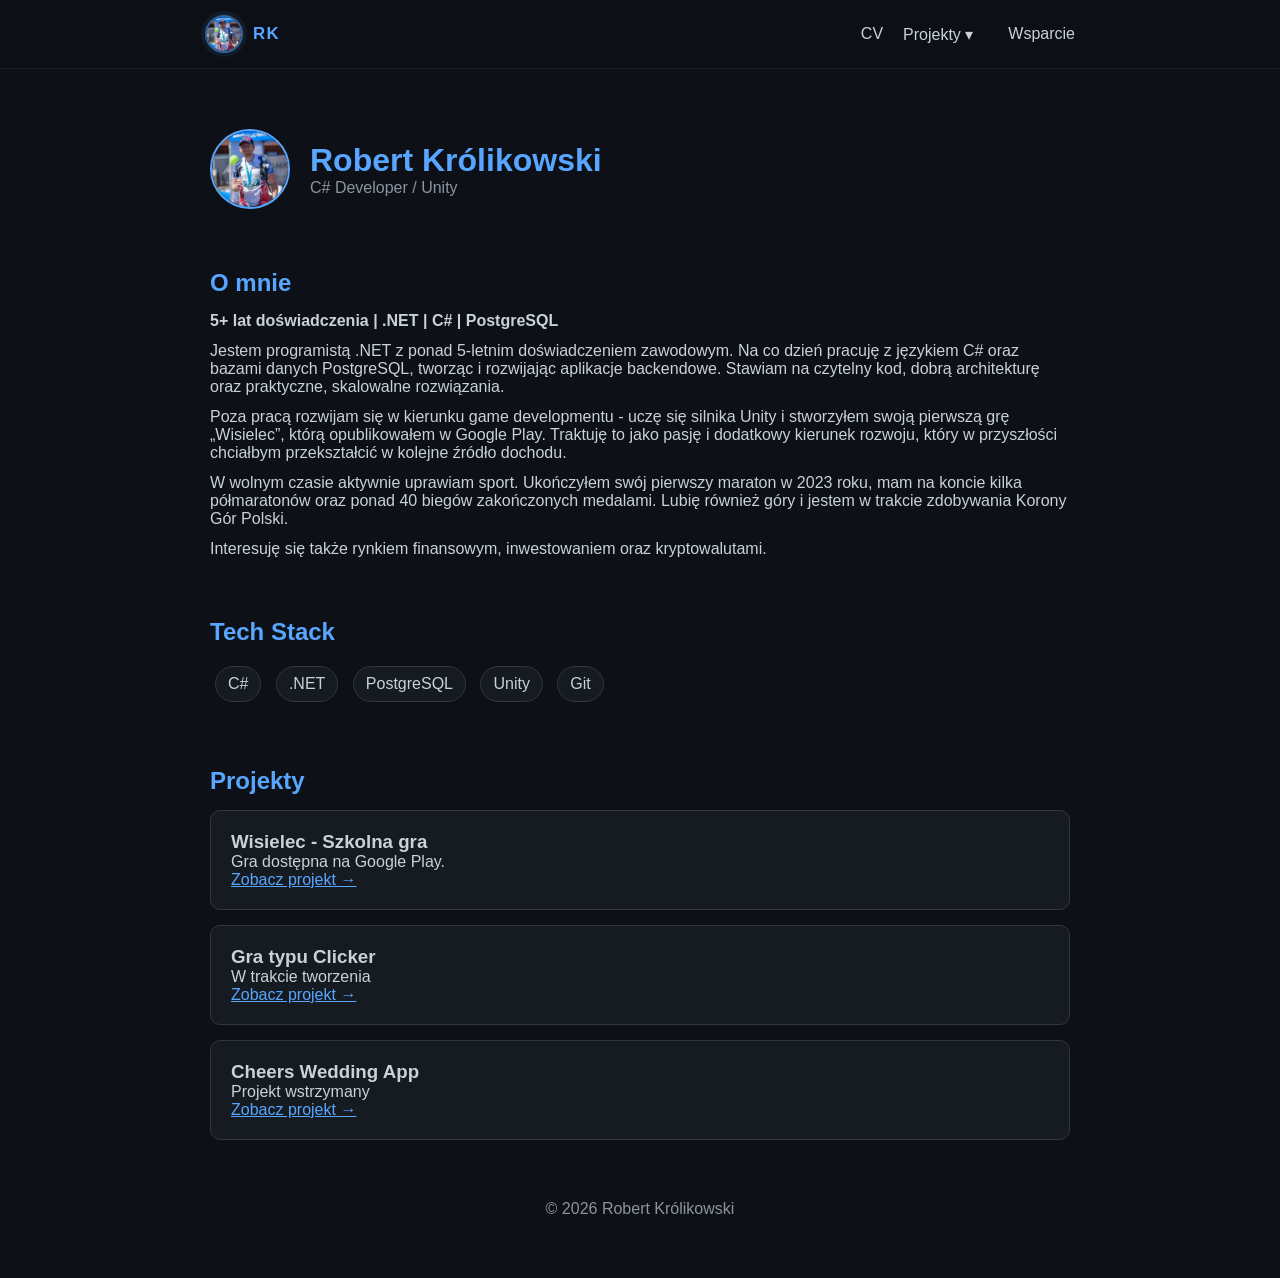
<file: index.html>
<!DOCTYPE html>
<html lang="pl">
<head>
    <meta charset="UTF-8">
    <meta name="viewport" content="width=device-width, initial-scale=1.0">
    <meta name="description" content="Portfolio programisty C# i twórcy gier. Projekty Unity, aplikacje i więcej.">
    <meta name="author" content="Robert Królikowski">
    <meta name="keywords" content="C#, Unity, Game Developer, Portfolio, Programista">
    <meta property="og:title" content="Robert Królikowski - C# Developer">
    <meta property="og:description" content="Twórca gier Unity i aplikacji w C#. Zobacz moje projekty.">
    <meta property="og:image" content="https://robertkrolikowski.github.io/portfolio/assets/preview.png">
    <meta property="og:type" content="website">
    <meta property="og:url" content="https://robertkrolikowski.github.io/portfolio/">

    <title>Robert Królikowski - Portfolio</title>

    <link rel="stylesheet" href="style.css">
    <link rel="icon" type="image/png" href="assets/favicon.png">
    <link rel="apple-touch-icon" sizes="180x180" href="assets/apple-touch-icon.png">
    <link rel="icon" type="image/png" sizes="32x32" href="assets/favicon-32x32.png">
    <link rel="icon" type="image/png" sizes="16x16" href="assets/favicon-16x16.png">
    <link rel="manifest" href="assets/site.webmanifest">
</head>
<body>

<nav class="navbar">
    <div class="nav-container">
        <a class="logo-link" href="index.html" aria-label="Strona główna">
            <img src="assets/avatar.jpg" class="logo-avatar" alt="" aria-hidden="true">
            <span class="logo-text">RK</span>
        </a>

        <div class="nav-links">
            <a href="cv.html">CV</a>

            <div class="dropdown">
                <button class="dropbtn" type="button" aria-haspopup="true" aria-expanded="false">Projekty ▾</button>

                <div class="dropdown-content">
                    <a href="wisielec.html">Wisielec</a>
                    <a href="clicker.html">Clicker</a>
                    <a href="wedding-app.html">Cheers</a>
                </div>
            </div>

            <a href="wsparcie.html">Wsparcie</a>
        </div>
    </div>
</nav>

<header class="container hero">
    <img src="assets/avatar.jpg" class="avatar" alt="Robert Królikowski">
    <div>
        <h1>Robert Królikowski</h1>
        <p class="subtitle">C# Developer / Unity</p>
    </div>
</header>

<section class="container">
    <h2>O mnie</h2>
    <p><strong>5+ lat doświadczenia | .NET | C# | PostgreSQL</strong></p>
    <p class="mt-12">
        Jestem programistą .NET z ponad 5-letnim doświadczeniem zawodowym. Na co dzień pracuję 
        z językiem C# oraz bazami danych PostgreSQL, tworząc i rozwijając aplikacje backendowe. 
        Stawiam na czytelny kod, dobrą architekturę oraz praktyczne, skalowalne rozwiązania.
    </p>
    <p class="mt-12">
        Poza pracą rozwijam się w kierunku game developmentu - uczę się silnika Unity i stworzyłem 
        swoją pierwszą grę „Wisielec”, którą opublikowałem w Google Play. Traktuję to jako pasję 
        i dodatkowy kierunek rozwoju, który w przyszłości chciałbym przekształcić w kolejne źródło dochodu.
    </p>
    <p class="mt-12">
        W wolnym czasie aktywnie uprawiam sport. Ukończyłem swój pierwszy maraton w 2023 roku, 
        mam na koncie kilka półmaratonów oraz ponad 40 biegów zakończonych medalami. 
        Lubię również góry i jestem w trakcie zdobywania Korony Gór Polski.
    </p>
    <p class="mt-12">
        Interesuję się także rynkiem finansowym, inwestowaniem oraz kryptowalutami.
    </p>
</section>

<section class="container fade-in">
    <h2>Tech Stack</h2>
    <div class="tags">
        <span>C#</span>
        <span>.NET</span>
        <span>PostgreSQL</span>
        <span>Unity</span>
        <span>Git</span>
    </div>
</section>

<section class="container fade-in">
    <h2>Projekty</h2>

    <div class="card">
        <h3>Wisielec - Szkolna gra</h3>
        <p>Gra dostępna na Google Play.</p>
        <a href="wisielec.html">Zobacz projekt →</a>
    </div>
    <div class="card">
        <h3>Gra typu Clicker</h3>
        <p>W trakcie tworzenia</p>
        <a href="clicker.html">Zobacz projekt →</a>
    </div>
    <div class="card">
        <h3>Cheers Wedding App</h3>
        <p>Projekt wstrzymany</p>
        <a href="wedding-app.html">Zobacz projekt →</a>
    </div>
</section>

<footer class="container footer">
    <p>© <span id="year"></span> Robert Królikowski</p>
</footer>

<script src="script.js"></script>
</body>
</html>
</file>
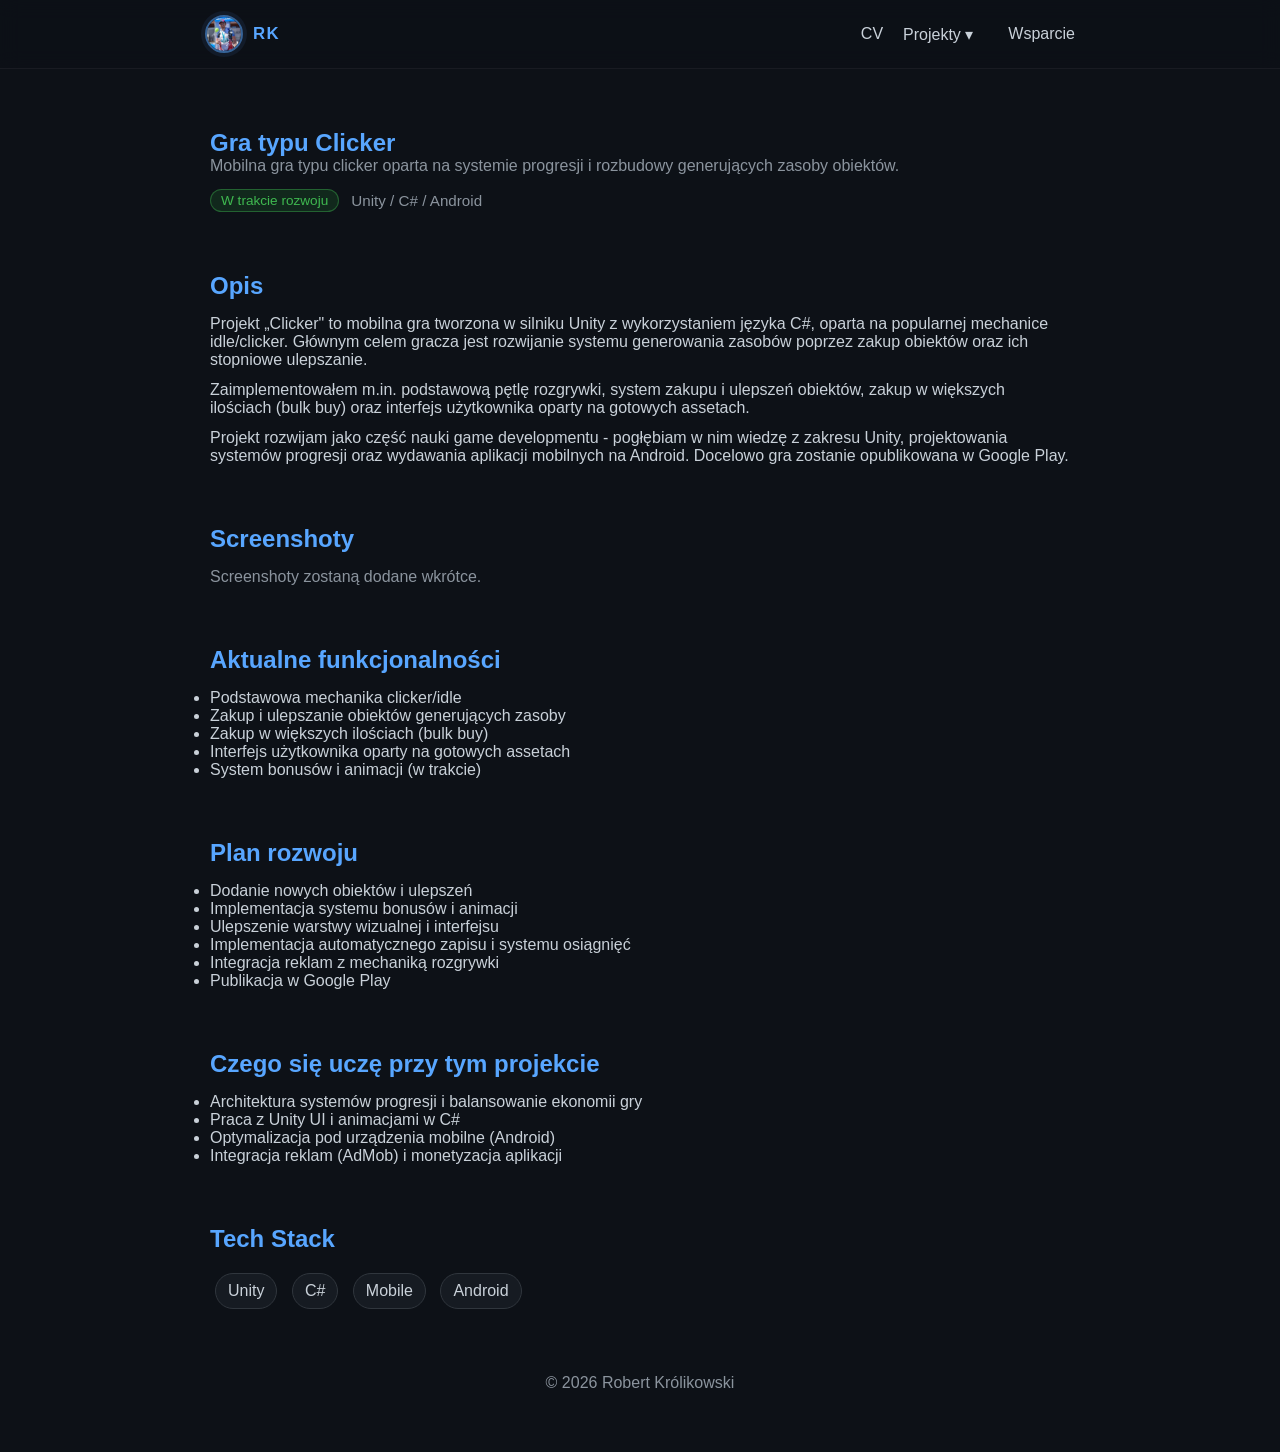
<file: clicker.html>
<!DOCTYPE html>
<html lang="pl">
<head>
    <meta charset="UTF-8">
    <meta name="viewport" content="width=device-width, initial-scale=1.0">
    <meta name="description" content="Gra typu Clicker tworzona w Unity i C#. Sprawdź opis projektu, aktualne funkcje i plan rozwoju.">
    <meta name="author" content="Robert Królikowski">
    <meta name="keywords" content="Unity, C#, Clicker, Game Development, Android, Portfolio">
    <meta property="og:title" content="Gra typu Clicker - Robert Królikowski">
    <meta property="og:description" content="Mobilna gra typu clicker tworzona w Unity. Zobacz funkcjonalności i plan rozwoju projektu.">
    <meta property="og:image" content="https://robertkrolikowski.github.io/portfolio/assets/avatar.jpg">
    <meta property="og:type" content="website">
    <meta property="og:url" content="https://robertkrolikowski.github.io/portfolio/clicker.html">

    <title>Gra typu Clicker</title>

    <link rel="stylesheet" href="style.css">
    <link rel="icon" type="image/png" href="assets/favicon.png">
    <link rel="apple-touch-icon" sizes="180x180" href="assets/apple-touch-icon.png">
    <link rel="icon" type="image/png" sizes="32x32" href="assets/favicon-32x32.png">
    <link rel="icon" type="image/png" sizes="16x16" href="assets/favicon-16x16.png">
    <link rel="manifest" href="assets/site.webmanifest">
</head>
<body>

<nav class="navbar">
    <div class="nav-container">
        <a class="logo-link" href="index.html" aria-label="Strona główna">
            <img src="assets/avatar.jpg" class="logo-avatar" alt="" aria-hidden="true">
            <span class="logo-text">RK</span>
        </a>

        <div class="nav-links">
            <a href="cv.html">CV</a>

            <div class="dropdown">
                <button class="dropbtn" type="button" aria-haspopup="true" aria-expanded="false">Projekty ▾</button>

                <div class="dropdown-content">
                    <a href="wisielec.html">Wisielec</a>
                    <a href="clicker.html">Clicker</a>
                    <a href="wedding-app.html">Cheers</a>
                </div>
            </div>

            <a href="wsparcie.html">Wsparcie</a>
        </div>
    </div>
</nav>

<section class="container">
    <h1>Gra typu Clicker</h1>

    <p class="subtitle">Mobilna gra typu clicker oparta na systemie progresji i rozbudowy generujących zasoby obiektów.</p>

    <div class="project-meta">
        <span class="status-badge">W trakcie rozwoju</span>
        <span>Unity / C# / Android</span>
    </div>

</section>

<section class="container fade-in">
    <h2>Opis</h2>
    <p>
        Projekt „Clicker" to mobilna gra tworzona w silniku Unity z wykorzystaniem języka C#,
        oparta na popularnej mechanice idle/clicker. Głównym celem gracza jest rozwijanie systemu
        generowania zasobów poprzez zakup obiektów oraz ich stopniowe ulepszanie.
    </p>
    <p class="mt-12">
        Zaimplementowałem m.in. podstawową pętlę rozgrywki, system zakupu i ulepszeń obiektów,
        zakup w większych ilościach (bulk buy) oraz interfejs użytkownika oparty na gotowych assetach.
    </p>
    <p class="mt-12">
        Projekt rozwijam jako część nauki game developmentu - pogłębiam w nim wiedzę z zakresu
        Unity, projektowania systemów progresji oraz wydawania aplikacji mobilnych na Android.
        Docelowo gra zostanie opublikowana w Google Play.
    </p>
</section>

<section class="container fade-in">
    <h2>Screenshoty</h2>
    <p class="subtitle mt-8">Screenshoty zostaną dodane wkrótce.</p>
</section>

<section class="container fade-in">
    <h2>Aktualne funkcjonalności</h2>
    <ul>
        <li>Podstawowa mechanika clicker/idle</li>
        <li>Zakup i ulepszanie obiektów generujących zasoby</li>
        <li>Zakup w większych ilościach (bulk buy)</li>
        <li>Interfejs użytkownika oparty na gotowych assetach</li>
        <li>System bonusów i animacji (w trakcie)</li>
    </ul>
</section>
<section class="container fade-in">
    <h2>Plan rozwoju</h2>
    <ul>
        <li>Dodanie nowych obiektów i ulepszeń</li>
        <li>Implementacja systemu bonusów i animacji</li>
        <li>Ulepszenie warstwy wizualnej i interfejsu</li>
        <li>Implementacja automatycznego zapisu i systemu osiągnięć</li>
        <li>Integracja reklam z mechaniką rozgrywki</li>
        <li>Publikacja w Google Play</li>
    </ul>
</section>

<section class="container fade-in">
    <h2>Czego się uczę przy tym projekcie</h2>
    <ul>
        <li>Architektura systemów progresji i balansowanie ekonomii gry</li>
        <li>Praca z Unity UI i animacjami w C#</li>
        <li>Optymalizacja pod urządzenia mobilne (Android)</li>
        <li>Integracja reklam (AdMob) i monetyzacja aplikacji</li>
    </ul>
</section>

<section class="container fade-in">
    <h2>Tech Stack</h2>
    <div class="tags">
        <span>Unity</span>
        <span>C#</span>
        <span>Mobile</span>
        <span>Android</span>
    </div>
</section>

<footer class="container footer">
    <p>© <span id="year"></span> Robert Królikowski</p>
</footer>
<script src="script.js"></script>
</body>
</html>
</file>
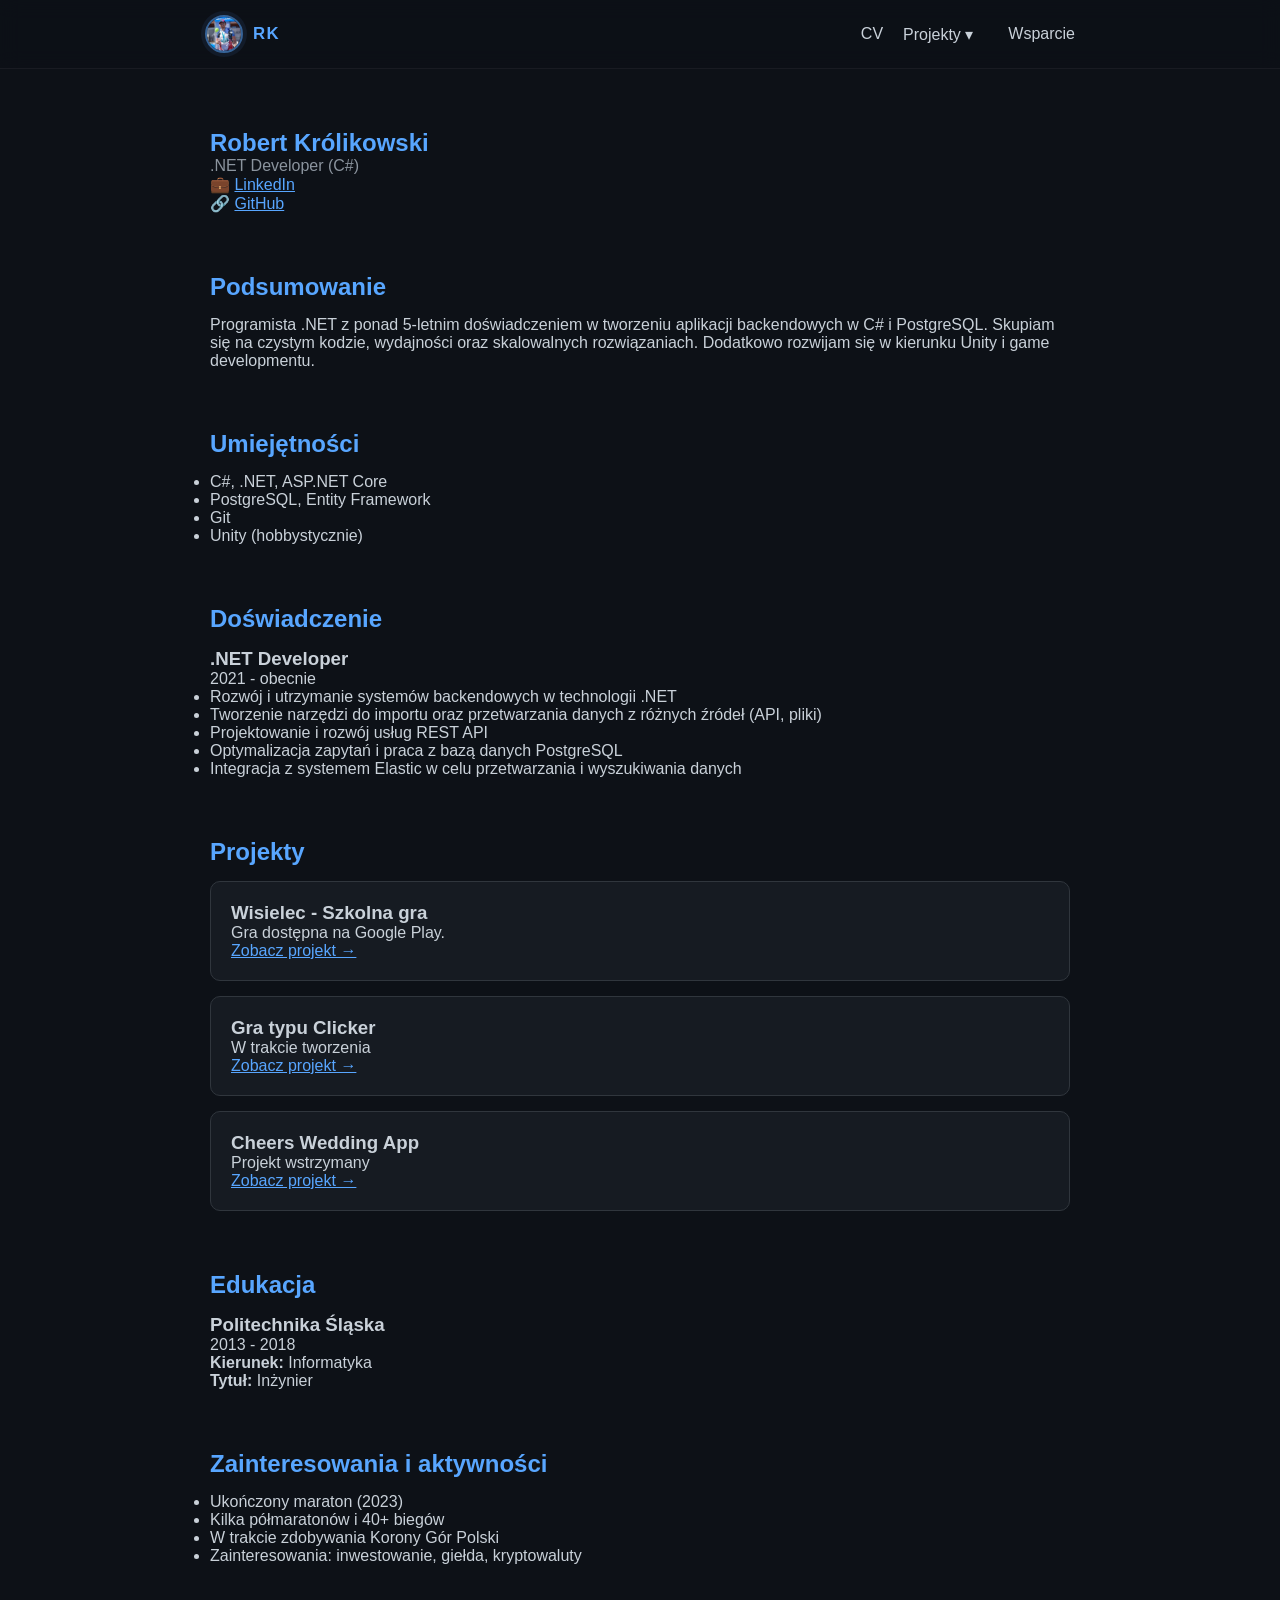
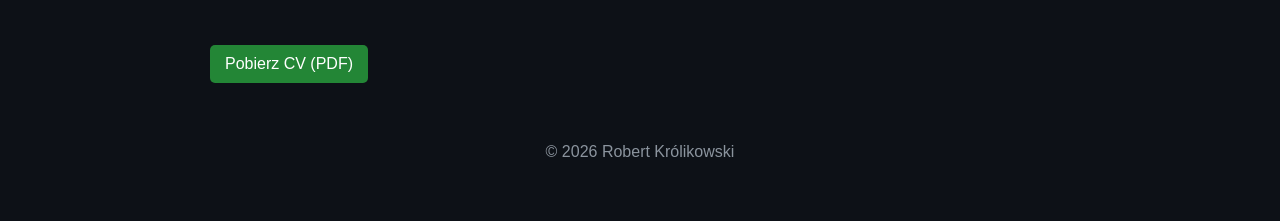
<file: cv.html>
<!DOCTYPE html>
<html lang="pl">
<head>
    <meta charset="UTF-8">
    <meta name="viewport" content="width=device-width, initial-scale=1.0">
    <meta name="description" content="Portfolio programisty C# i twórcy gier. Projekty Unity, aplikacje i więcej.">
    <meta name="author" content="Robert Królikowski">
    <meta name="keywords" content="C#, Unity, Game Developer, Portfolio, Programista">
    <meta property="og:title" content="Robert Królikowski - C# Developer">
    <meta property="og:description" content="Twórca gier Unity i aplikacji w C#. Zobacz moje projekty.">
    <meta property="og:image" content="https://robertkrolikowski.github.io/portfolio/assets/preview.png">
    <meta property="og:type" content="website">
    <meta property="og:url" content="https://robertkrolikowski.github.io/portfolio/cv.html">

    <title>Robert Królikowski - Portfolio</title>

    <link rel="stylesheet" href="style.css">
    <link rel="icon" type="image/png" href="assets/favicon.png">
    <link rel="apple-touch-icon" sizes="180x180" href="assets/apple-touch-icon.png">
    <link rel="icon" type="image/png" sizes="32x32" href="assets/favicon-32x32.png">
    <link rel="icon" type="image/png" sizes="16x16" href="assets/favicon-16x16.png">
    <link rel="manifest" href="assets/site.webmanifest">
</head>

<body>

<nav class="navbar">
    <div class="nav-container">
        <a class="logo-link" href="index.html" aria-label="Strona główna">
            <img src="assets/avatar.jpg" class="logo-avatar" alt="" aria-hidden="true">
            <span class="logo-text">RK</span>
        </a>

        <div class="nav-links">
            <a href="cv.html">CV</a>

            <div class="dropdown">
                <button class="dropbtn" type="button" aria-haspopup="true" aria-expanded="false">Projekty ▾</button>

                <div class="dropdown-content">
                    <a href="wisielec.html">Wisielec</a>
                    <a href="clicker.html">Clicker</a>
                    <a href="wedding-app.html">Cheers</a>
                </div>
            </div>

            <a href="wsparcie.html">Wsparcie</a>
        </div>
    </div>
</nav>



<section class="container">
    <h1>Robert Królikowski</h1>
    <p class="subtitle">.NET Developer (C#)</p>
    💼 <a href="https://www.linkedin.com/in/robert-kr%C3%B3likowski-a04172195/" target="_blank" rel="noopener noreferrer">LinkedIn</a><br>
    🔗 <a href="https://github.com/RobertKrolikowski" target="_blank" rel="noopener noreferrer">GitHub</a> 
</section>
<section class="container fade-in">
    <h2>Podsumowanie</h2>
    <p>
        Programista .NET z ponad 5-letnim doświadczeniem w tworzeniu aplikacji backendowych 
        w C# i PostgreSQL. Skupiam się na czystym kodzie, wydajności oraz skalowalnych rozwiązaniach. 
        Dodatkowo rozwijam się w kierunku Unity i game developmentu.
    </p>
</section>
<section class="container fade-in">
    <h2>Umiejętności</h2>
    <ul>
        <li>C#, .NET, ASP.NET Core</li>
            <li>PostgreSQL, Entity Framework</li>
            <li>Git</li>
            <li>Unity (hobbystycznie)</li>
        </ul>
</section>
<section class="container fade-in">
    <h2>Doświadczenie</h2>
    
    <h3>.NET Developer</h3>
    <p>2021 - obecnie</p>
    <ul>
        <li>Rozwój i utrzymanie systemów backendowych w technologii .NET</li>
        <li>Tworzenie narzędzi do importu oraz przetwarzania danych z różnych źródeł (API, pliki)</li>
        <li>Projektowanie i rozwój usług REST API</li>
        <li>Optymalizacja zapytań i praca z bazą danych PostgreSQL</li>
        <li>Integracja z systemem Elastic w celu przetwarzania i wyszukiwania danych</li>
    </ul>
</section>
<section class="container fade-in">
    <h2>Projekty</h2>

    <div class="card">
        <h3>Wisielec - Szkolna gra</h3>
        <p>Gra dostępna na Google Play.</p>
        <a href="wisielec.html">Zobacz projekt →</a>
    </div>
        <div class="card">
        <h3>Gra typu Clicker</h3>
        <p>W trakcie tworzenia</p>
        <a href="clicker.html">Zobacz projekt →</a>
    </div>
    <div class="card">
        <h3>Cheers Wedding App</h3>
        <p>Projekt wstrzymany</p>
        <a href="wedding-app.html">Zobacz projekt →</a>
    </div>

</section>
<section class="container fade-in">
    <h2>Edukacja</h2>
    <div class="education-item">
        <h3>Politechnika Śląska</h3>
        <p>2013 - 2018</p>
        <p><strong>Kierunek:</strong> Informatyka</p>
        <p><strong>Tytuł:</strong> Inżynier</p>
    </div>
</section>
<section class="container fade-in">
    <h2>Zainteresowania i aktywności</h2>
    <ul>
        <li>Ukończony maraton (2023)</li>
        <li>Kilka półmaratonów i 40+ biegów</li>
        <li>W trakcie zdobywania Korony Gór Polski</li>
        <li>Zainteresowania: inwestowanie, giełda, kryptowaluty</li>
    </ul>
</section>
<section class="container fade-in">
    <a class="btn" href="assets/cv.pdf" download>
        Pobierz CV (PDF)
    </a>
</section>

<footer class="container footer">
    <p>© <span id="year"></span> Robert Królikowski</p>
</footer>

<script src="script.js"></script>

</body>
</html>
</file>
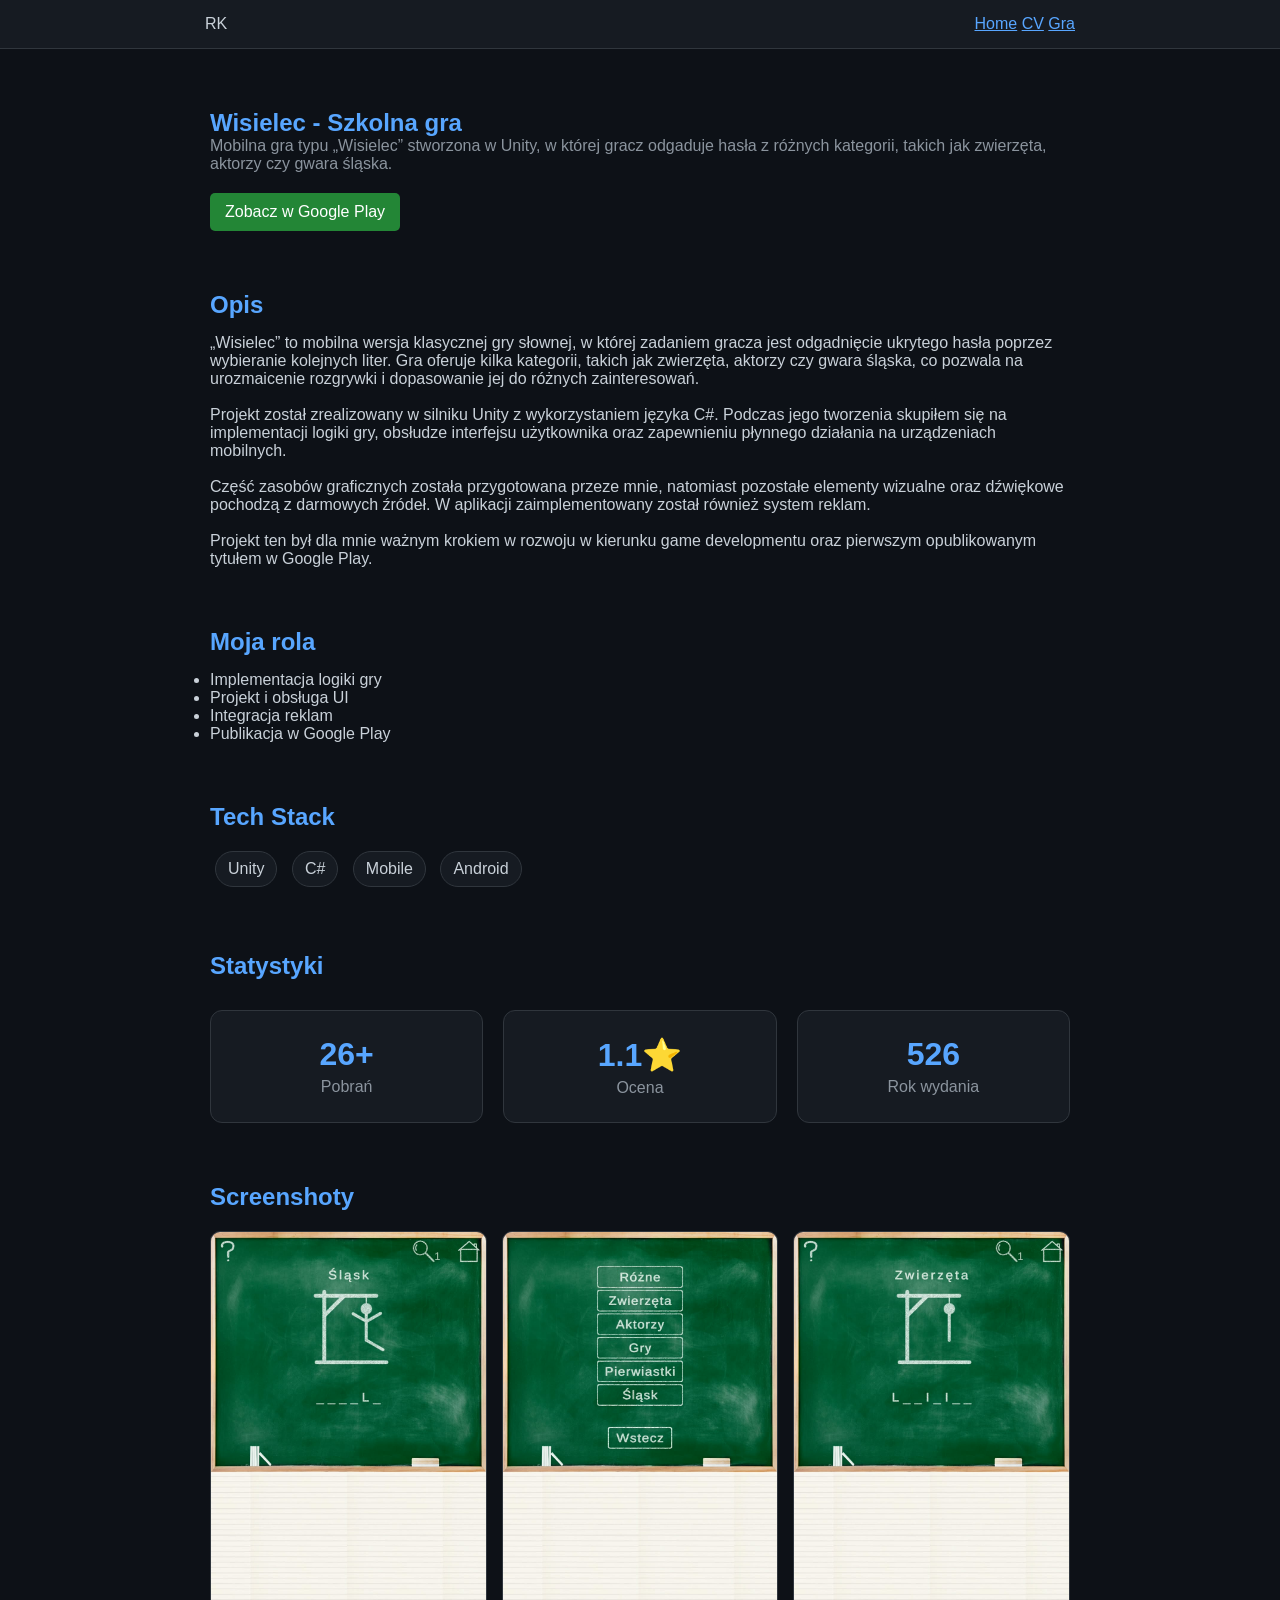
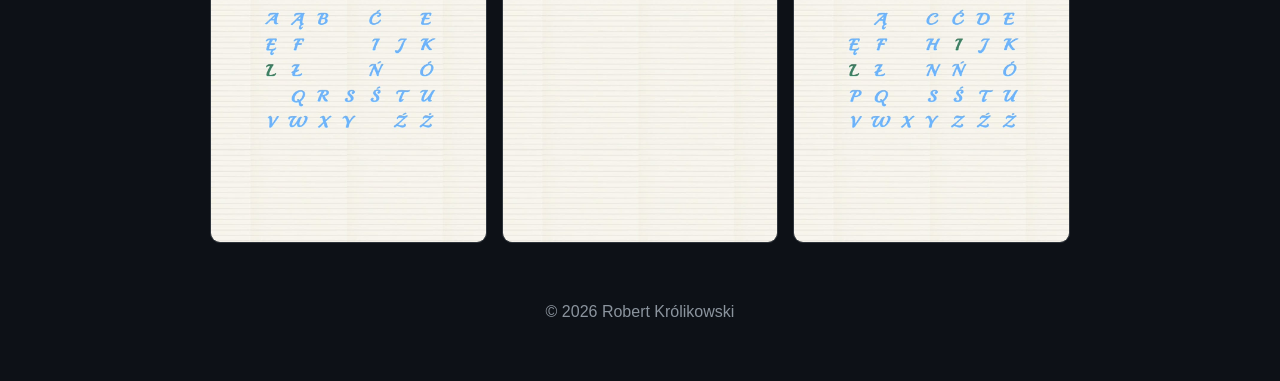
<file: game.html>
<!DOCTYPE html>
<html lang="pl">
<head>
    <meta charset="UTF-8">
    <meta name="viewport" content="width=device-width, initial-scale=1.0">

    <title>Wisielec - Szkolna gra</title>

    <link rel="stylesheet" href="style.css">
    <link rel="icon" type="image/png" href="assets/favicon.png">
    <link rel="apple-touch-icon" sizes="180x180" href="assets/apple-touch-icon.png">
    <link rel="icon" type="image/png" sizes="32x32" href="assets/favicon-32x32.png">
    <link rel="icon" type="image/png" sizes="16x16" href="assets/favicon-16x16.png">
    <link rel="manifest" href="assets/site.webmanifest">
</head>
<body>

<nav>
    <div class="nav-container">
        <span class="logo">RK</span>
        <div>
            <a href="index.html">Home</a>
            <a href="cv.html">CV</a>
            <a href="game.html">Gra</a>
        </div>
    </div>
</nav>

<section class="container ">
    <h1>Wisielec - Szkolna gra</h1>

    <p class="subtitle">Mobilna gra typu „Wisielec” stworzona w Unity, w której gracz odgaduje hasła 
z różnych kategorii, takich jak zwierzęta, aktorzy czy gwara śląska.</p>

    <a class="btn" href="https://play.google.com/store/apps/details?id=com.RobertKrolikowski.Wisielec&hl=pl" target="_blank">
        Zobacz w Google Play
    </a>
</section>

<section class="container fade-in">
    <h2>Opis</h2>
    <p>
        „Wisielec” to mobilna wersja klasycznej gry słownej, w której zadaniem gracza 
        jest odgadnięcie ukrytego hasła poprzez wybieranie kolejnych liter. 
        Gra oferuje kilka kategorii, takich jak zwierzęta, aktorzy czy gwara śląska, 
        co pozwala na urozmaicenie rozgrywki i dopasowanie jej do różnych zainteresowań.
    </p>
    </br>
    <p>
        Projekt został zrealizowany w silniku Unity z wykorzystaniem języka C#. 
        Podczas jego tworzenia skupiłem się na implementacji logiki gry, obsłudze interfejsu 
        użytkownika oraz zapewnieniu płynnego działania na urządzeniach mobilnych.
    </p>
    </br>
    <p>
        Część zasobów graficznych została przygotowana przeze mnie, natomiast pozostałe 
        elementy wizualne oraz dźwiękowe pochodzą z darmowych źródeł. W aplikacji 
        zaimplementowany został również system reklam.
    </p>
    </br>
    <p>
        Projekt ten był dla mnie ważnym krokiem w rozwoju w kierunku game developmentu 
        oraz pierwszym opublikowanym tytułem w Google Play.
    </p>
</section>
<section class="container fade-in">
    <h2>Moja rola</h2>
    <ul>
        <li>Implementacja logiki gry</li>
        <li>Projekt i obsługa UI</li>
        <li>Integracja reklam</li>
        <li>Publikacja w Google Play</li>
    </ul>
</section>
<section class="container fade-in">
    <h2>Tech Stack</h2>
    <div class="tags">
        <span>Unity</span>
        <span>C#</span>
        <span>Mobile</span>
        <span>Android</span>
    </div>
</section>
<section class="container fade-in">
    <h2>Statystyki</h2>

    <div class="stats">

        <div class="stat">
            <h3 class="counter" data-target="100" data-suffix="+">0</h3>
            <p>Pobrań</p>
        </div>

        <div class="stat">
            <h3 class="counter" data-target="43" data-suffix="⭐" data-divide="10">0</h3>
            <p>Ocena</p>
        </div>

        <div class="stat">
            <h3 class="counter" data-target="2023">0</h3>
            <p>Rok wydania</p>
        </div>

    </div>
</section>

<section class="container fade-in">
    <h2>Screenshoty</h2>

    <div class="gallery">
        <img src="assets/game1.jfif">
        <img src="assets/game2.jfif">
        <img src="assets/game3.jfif">
    </div>
</section>

<footer class="container footer">
    <p>© <span id="year"></span> Robert Królikowski</p>
</footer>
<script src="script.js"></script>
</body>
</html>
</file>
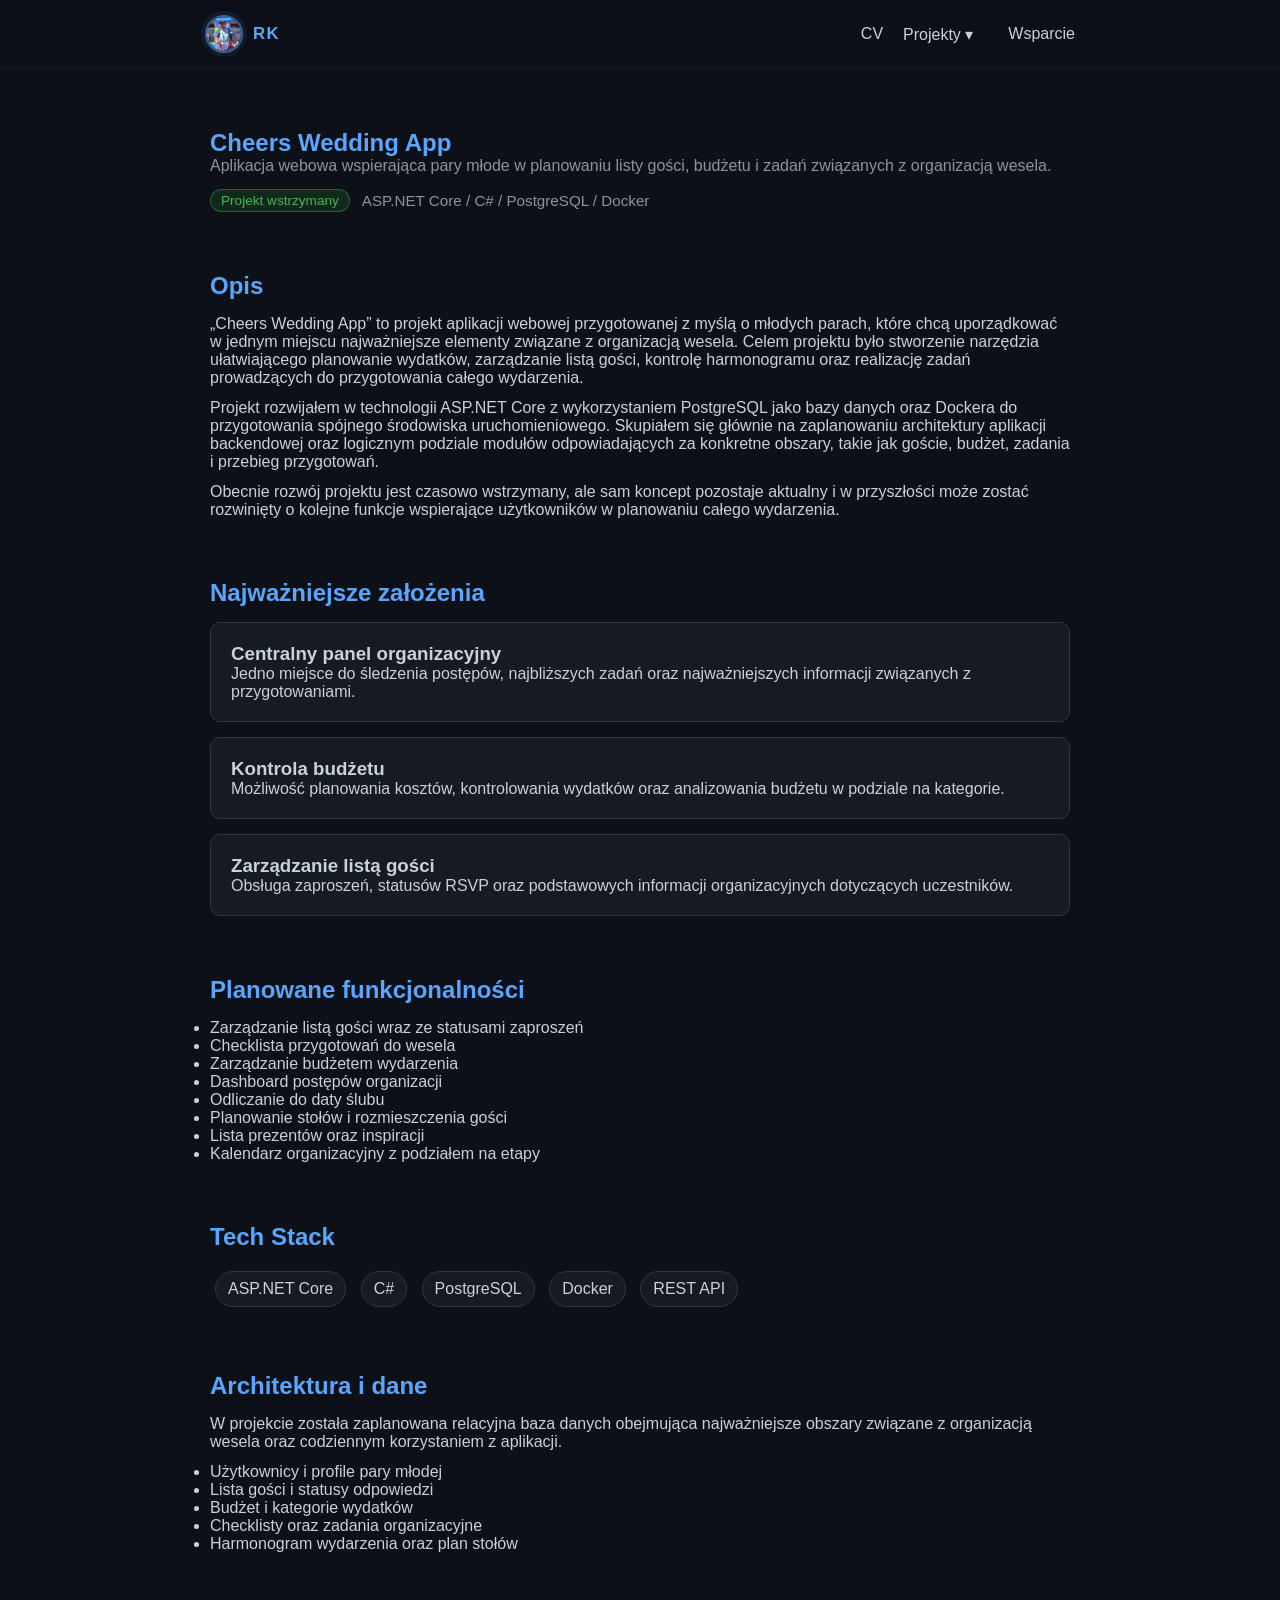
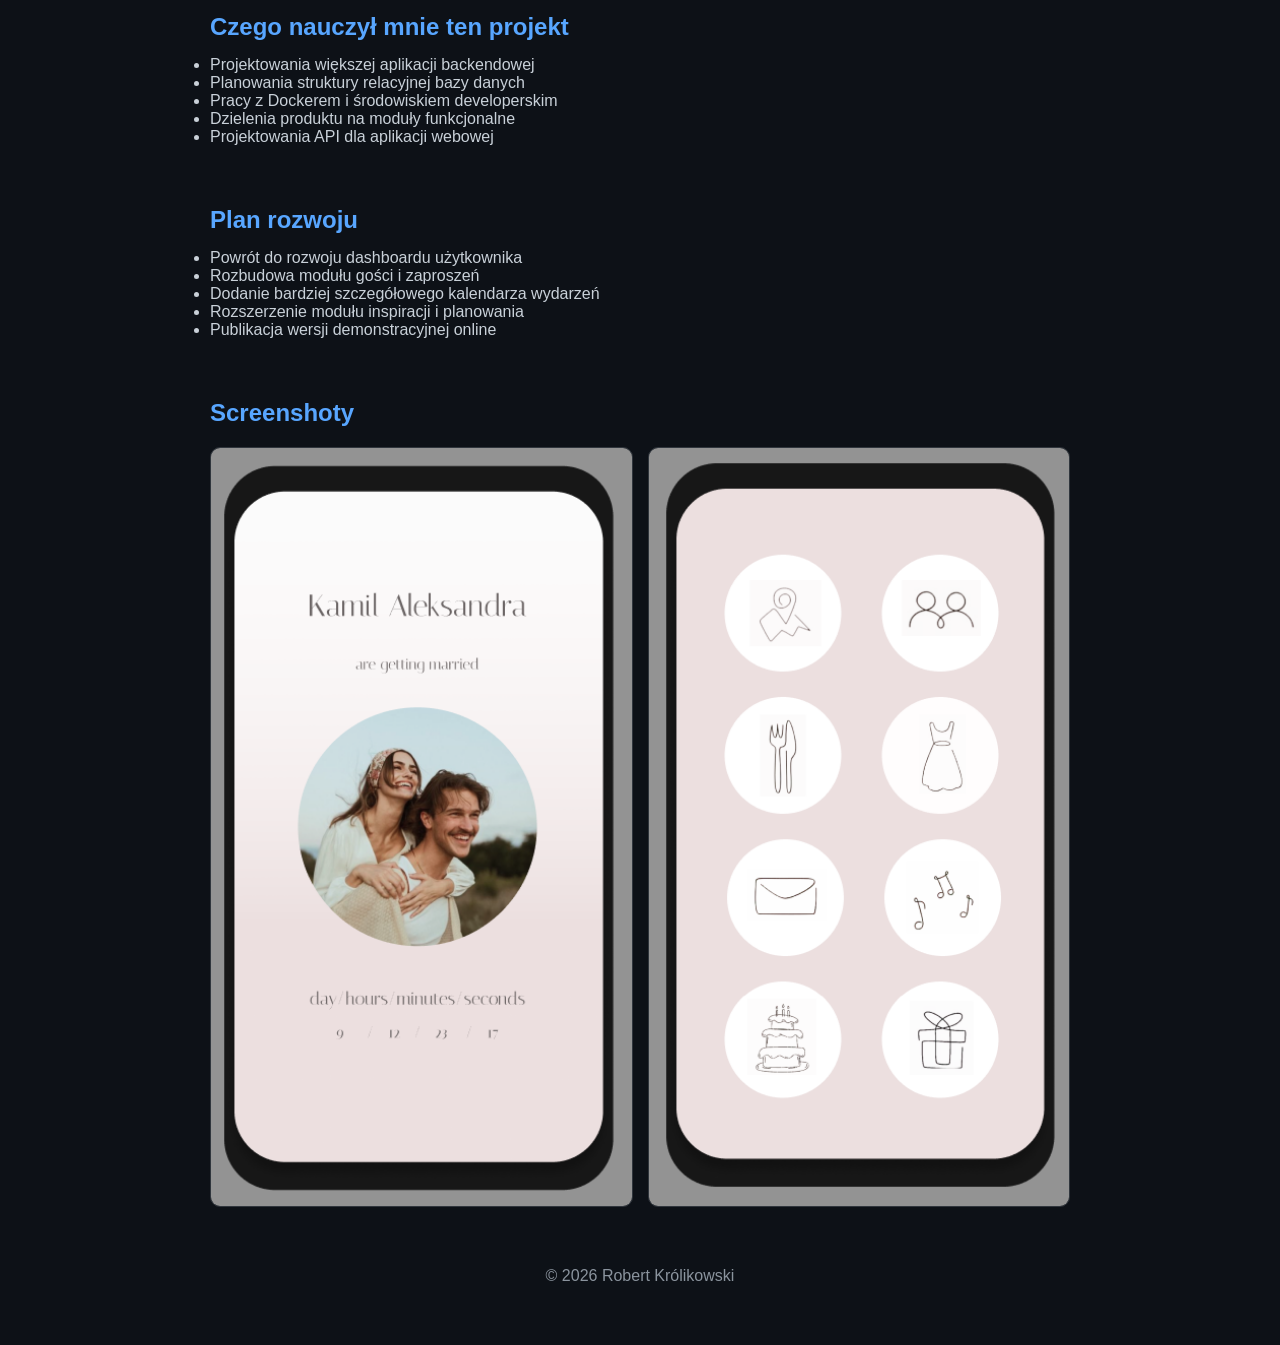
<file: wedding-app.html>
<!DOCTYPE html>
<html lang="pl">
<head>
    <meta charset="UTF-8">
    <meta name="viewport" content="width=device-width, initial-scale=1.0">
    <meta name="description" content="Cheers Wedding App to projekt aplikacji do planowania wesela. Zobacz opis, zakres funkcji i wykorzystane technologie.">
    <meta name="author" content="Robert Królikowski">
    <meta name="keywords" content="ASP.NET Core, C#, PostgreSQL, Docker, Wedding App, Portfolio">
    <meta property="og:title" content="Cheers Wedding App - Robert Królikowski">
    <meta property="og:description" content="Projekt aplikacji webowej wspierającej organizację wesela, budżetu i listy gości.">
    <meta property="og:image" content="https://robertkrolikowski.github.io/portfolio/assets/avatar.jpg">
    <meta property="og:type" content="website">
    <meta property="og:url" content="https://robertkrolikowski.github.io/portfolio/wedding-app.html">

    <title>Cheers Wedding App</title>

    <link rel="stylesheet" href="style.css">
    <link rel="icon" type="image/png" href="assets/favicon.png">
    <link rel="apple-touch-icon" sizes="180x180" href="assets/apple-touch-icon.png">
    <link rel="icon" type="image/png" sizes="32x32" href="assets/favicon-32x32.png">
    <link rel="icon" type="image/png" sizes="16x16" href="assets/favicon-16x16.png">
    <link rel="manifest" href="assets/site.webmanifest">
</head>
<body>

<nav class="navbar">
    <div class="nav-container">
        <a class="logo-link" href="index.html" aria-label="Strona główna">
            <img src="assets/avatar.jpg" class="logo-avatar" alt="" aria-hidden="true">
            <span class="logo-text">RK</span>
        </a>

        <div class="nav-links">
            <a href="cv.html">CV</a>

            <div class="dropdown">
                <button class="dropbtn" type="button" aria-haspopup="true" aria-expanded="false">Projekty ▾</button>

                <div class="dropdown-content">
                    <a href="wisielec.html">Wisielec</a>
                    <a href="clicker.html">Clicker</a>
                    <a href="wedding-app.html">Cheers</a>
                </div>
            </div>

            <a href="wsparcie.html">Wsparcie</a>
        </div>
    </div>
</nav>

<section class="container">
    <h1>Cheers Wedding App</h1>

    <p class="subtitle">Aplikacja webowa wspierająca pary młode w planowaniu listy gości, budżetu i zadań związanych z organizacją wesela.</p>

    <div class="project-meta">
        <span class="status-badge">Projekt wstrzymany</span>
        <span>ASP.NET Core / C# / PostgreSQL / Docker</span>
    </div>
</section>

<section class="container fade-in">
    <h2>Opis</h2>
    <p>
        „Cheers Wedding App” to projekt aplikacji webowej przygotowanej z myślą o młodych parach,
        które chcą uporządkować w jednym miejscu najważniejsze elementy związane z organizacją wesela.
        Celem projektu było stworzenie narzędzia ułatwiającego planowanie wydatków, zarządzanie listą gości,
        kontrolę harmonogramu oraz realizację zadań prowadzących do przygotowania całego wydarzenia.
    </p>
    <p class="mt-12">
        Projekt rozwijałem w technologii ASP.NET Core z wykorzystaniem PostgreSQL jako bazy danych oraz
        Dockera do przygotowania spójnego środowiska uruchomieniowego. Skupiałem się głównie na zaplanowaniu
        architektury aplikacji backendowej oraz logicznym podziale modułów odpowiadających za konkretne obszary,
        takie jak goście, budżet, zadania i przebieg przygotowań.
    </p>
    <p class="mt-12">
        Obecnie rozwój projektu jest czasowo wstrzymany, ale sam koncept pozostaje aktualny i w przyszłości
        może zostać rozwinięty o kolejne funkcje wspierające użytkowników w planowaniu całego wydarzenia.
    </p>
</section>

<section class="container fade-in">
    <h2>Najważniejsze założenia</h2>

    <div class="card">
        <h3>Centralny panel organizacyjny</h3>
        <p>Jedno miejsce do śledzenia postępów, najbliższych zadań oraz najważniejszych informacji związanych z przygotowaniami.</p>
    </div>

    <div class="card">
        <h3>Kontrola budżetu</h3>
        <p>Możliwość planowania kosztów, kontrolowania wydatków oraz analizowania budżetu w podziale na kategorie.</p>
    </div>

    <div class="card">
        <h3>Zarządzanie listą gości</h3>
        <p>Obsługa zaproszeń, statusów RSVP oraz podstawowych informacji organizacyjnych dotyczących uczestników.</p>
    </div>
</section>

<section class="container fade-in">
    <h2>Planowane funkcjonalności</h2>
    <ul>
        <li>Zarządzanie listą gości wraz ze statusami zaproszeń</li>
        <li>Checklista przygotowań do wesela</li>
        <li>Zarządzanie budżetem wydarzenia</li>
        <li>Dashboard postępów organizacji</li>
        <li>Odliczanie do daty ślubu</li>
        <li>Planowanie stołów i rozmieszczenia gości</li>
        <li>Lista prezentów oraz inspiracji</li>
        <li>Kalendarz organizacyjny z podziałem na etapy</li>
    </ul>
</section>

<section class="container fade-in">
    <h2>Tech Stack</h2>
    <div class="tags">
        <span>ASP.NET Core</span>
        <span>C#</span>
        <span>PostgreSQL</span>
        <span>Docker</span>
        <span>REST API</span>
    </div>
</section>

<section class="container fade-in">
    <h2>Architektura i dane</h2>
    <p>
        W projekcie została zaplanowana relacyjna baza danych obejmująca najważniejsze obszary związane
        z organizacją wesela oraz codziennym korzystaniem z aplikacji.
    </p>
    <ul class="mt-12">
        <li>Użytkownicy i profile pary młodej</li>
        <li>Lista gości i statusy odpowiedzi</li>
        <li>Budżet i kategorie wydatków</li>
        <li>Checklisty oraz zadania organizacyjne</li>
        <li>Harmonogram wydarzenia oraz plan stołów</li>
    </ul>
</section>

<section class="container fade-in">
    <h2>Czego nauczył mnie ten projekt</h2>
    <ul>
        <li>Projektowania większej aplikacji backendowej</li>
        <li>Planowania struktury relacyjnej bazy danych</li>
        <li>Pracy z Dockerem i środowiskiem developerskim</li>
        <li>Dzielenia produktu na moduły funkcjonalne</li>
        <li>Projektowania API dla aplikacji webowej</li>
    </ul>
</section>

<section class="container fade-in">
    <h2>Plan rozwoju</h2>
    <ul>
        <li>Powrót do rozwoju dashboardu użytkownika</li>
        <li>Rozbudowa modułu gości i zaproszeń</li>
        <li>Dodanie bardziej szczegółowego kalendarza wydarzeń</li>
        <li>Rozszerzenie modułu inspiracji i planowania</li>
        <li>Publikacja wersji demonstracyjnej online</li>
    </ul>
</section>

<section class="container fade-in">
    <h2>Screenshoty</h2>

    <div class="gallery">
        <img src="assets/wedding1.png" alt="Cheers Wedding App - screenshot 1 concept art">
        <img src="assets/wedding2.png" alt="Cheers Wedding App - screenshot 2 concept art">
    </div>
</section>

<footer class="container footer">
    <p>© <span id="year"></span> Robert Królikowski</p>
</footer>

<script src="script.js"></script>

</body>
</html>
</file>
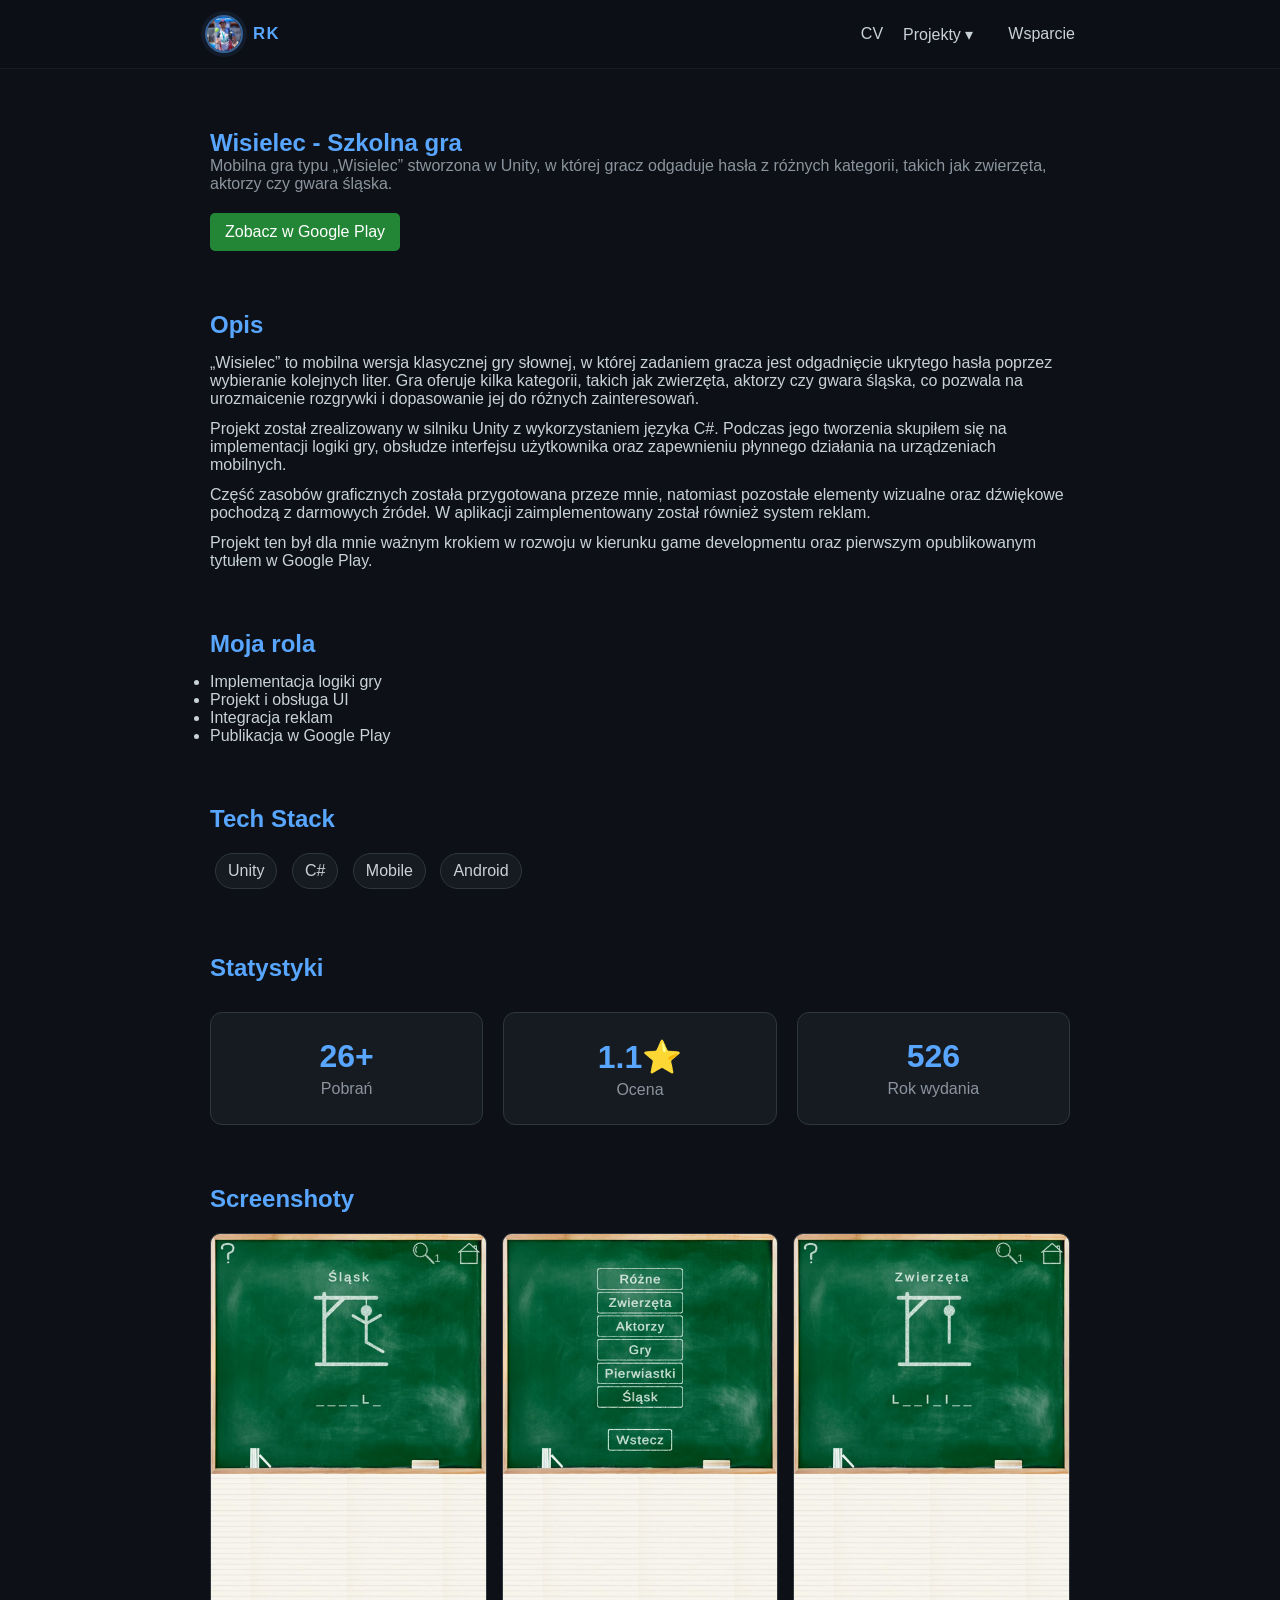
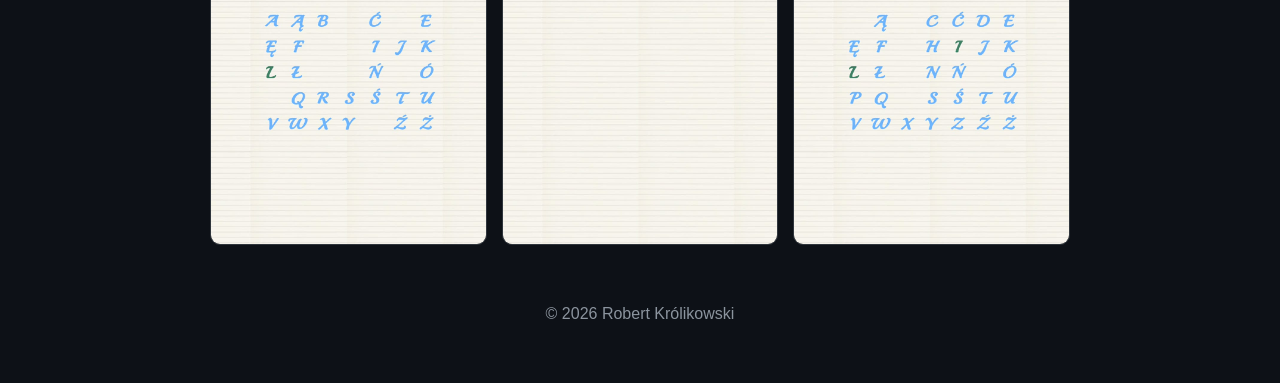
<file: wisielec.html>
<!DOCTYPE html>
<html lang="pl">
<head>
    <meta charset="UTF-8">
    <meta name="viewport" content="width=device-width, initial-scale=1.0">
    <meta name="description" content="Wisielec to moja szkolna gra mobilna w Unity. Zobacz opis projektu, stack technologiczny i screeny.">
    <meta name="author" content="Robert Królikowski">
    <meta name="keywords" content="Unity, C#, Wisielec, Gra mobilna, Android, Portfolio">
    <meta property="og:title" content="Wisielec - Szkolna gra - Robert Królikowski">
    <meta property="og:description" content="Mobilna gra słowna typu Wisielec stworzona w Unity. Sprawdź projekt i zobacz screeny.">
    <meta property="og:image" content="https://robertkrolikowski.github.io/portfolio/assets/game1.jfif">
    <meta property="og:type" content="website">
    <meta property="og:url" content="https://robertkrolikowski.github.io/portfolio/wisielec.html">

    <title>Wisielec - Szkolna gra</title>

    <link rel="stylesheet" href="style.css">
    <link rel="icon" type="image/png" href="assets/favicon.png">
    <link rel="apple-touch-icon" sizes="180x180" href="assets/apple-touch-icon.png">
    <link rel="icon" type="image/png" sizes="32x32" href="assets/favicon-32x32.png">
    <link rel="icon" type="image/png" sizes="16x16" href="assets/favicon-16x16.png">
    <link rel="manifest" href="assets/site.webmanifest">
</head>
<body>

<nav class="navbar">
    <div class="nav-container">
        <a class="logo-link" href="index.html" aria-label="Strona główna">
            <img src="assets/avatar.jpg" class="logo-avatar" alt="" aria-hidden="true">
            <span class="logo-text">RK</span>
        </a>

        <div class="nav-links">
            <a href="cv.html">CV</a>

            <div class="dropdown">
                <button class="dropbtn" type="button" aria-haspopup="true" aria-expanded="false">Projekty ▾</button>

                <div class="dropdown-content">
                    <a href="wisielec.html">Wisielec</a>
                    <a href="clicker.html">Clicker</a>
                    <a href="wedding-app.html">Cheers</a>
                </div>
            </div>

            <a href="wsparcie.html">Wsparcie</a>
        </div>
    </div>
</nav>

<section class="container">
    <h1>Wisielec - Szkolna gra</h1>

    <p class="subtitle">Mobilna gra typu „Wisielec” stworzona w Unity, w której gracz odgaduje hasła 
z różnych kategorii, takich jak zwierzęta, aktorzy czy gwara śląska.</p>

    <a class="btn" href="https://play.google.com/store/apps/details?id=com.RobertKrolikowski.Wisielec&hl=pl" target="_blank" rel="noopener noreferrer">
        Zobacz w Google Play
    </a>
</section>

<section class="container fade-in">
    <h2>Opis</h2>
    <p>
        „Wisielec” to mobilna wersja klasycznej gry słownej, w której zadaniem gracza 
        jest odgadnięcie ukrytego hasła poprzez wybieranie kolejnych liter. 
        Gra oferuje kilka kategorii, takich jak zwierzęta, aktorzy czy gwara śląska, 
        co pozwala na urozmaicenie rozgrywki i dopasowanie jej do różnych zainteresowań.
    </p>
    <p class="mt-12">
        Projekt został zrealizowany w silniku Unity z wykorzystaniem języka C#. 
        Podczas jego tworzenia skupiłem się na implementacji logiki gry, obsłudze interfejsu 
        użytkownika oraz zapewnieniu płynnego działania na urządzeniach mobilnych.
    </p>
    <p class="mt-12">
        Część zasobów graficznych została przygotowana przeze mnie, natomiast pozostałe 
        elementy wizualne oraz dźwiękowe pochodzą z darmowych źródeł. W aplikacji 
        zaimplementowany został również system reklam.
    </p>
    <p class="mt-12">
        Projekt ten był dla mnie ważnym krokiem w rozwoju w kierunku game developmentu 
        oraz pierwszym opublikowanym tytułem w Google Play.
    </p>
</section>
<section class="container fade-in">
    <h2>Moja rola</h2>
    <ul>
        <li>Implementacja logiki gry</li>
        <li>Projekt i obsługa UI</li>
        <li>Integracja reklam</li>
        <li>Publikacja w Google Play</li>
    </ul>
</section>
<section class="container fade-in">
    <h2>Tech Stack</h2>
    <div class="tags">
        <span>Unity</span>
        <span>C#</span>
        <span>Mobile</span>
        <span>Android</span>
    </div>
</section>
<section class="container fade-in">
    <h2>Statystyki</h2>

    <div class="stats">

        <div class="stat">
            <h3 class="counter" data-target="100" data-suffix="+">0</h3>
            <p>Pobrań</p>
        </div>

        <div class="stat">
            <h3 class="counter" data-target="43" data-suffix="⭐" data-divide="10">0</h3>
            <p>Ocena</p>
        </div>

        <div class="stat">
            <h3 class="counter" data-target="2024">0</h3>
            <p>Rok wydania</p>
        </div>

    </div>
</section>

<section class="container fade-in">
    <h2>Screenshoty</h2>

    <div class="gallery">
        <img src="assets/game1.jfif" alt="Wisielec - screenshot 1 z rozgrywki">
        <img src="assets/game2.jfif" alt="Wisielec - screenshot 2 z rozgrywki">
        <img src="assets/game3.jfif" alt="Wisielec - screenshot 3 z rozgrywki">
    </div>
</section>

<footer class="container footer">
    <p>© <span id="year"></span> Robert Królikowski</p>
</footer>
<script src="script.js"></script>
</body>
</html>
</file>
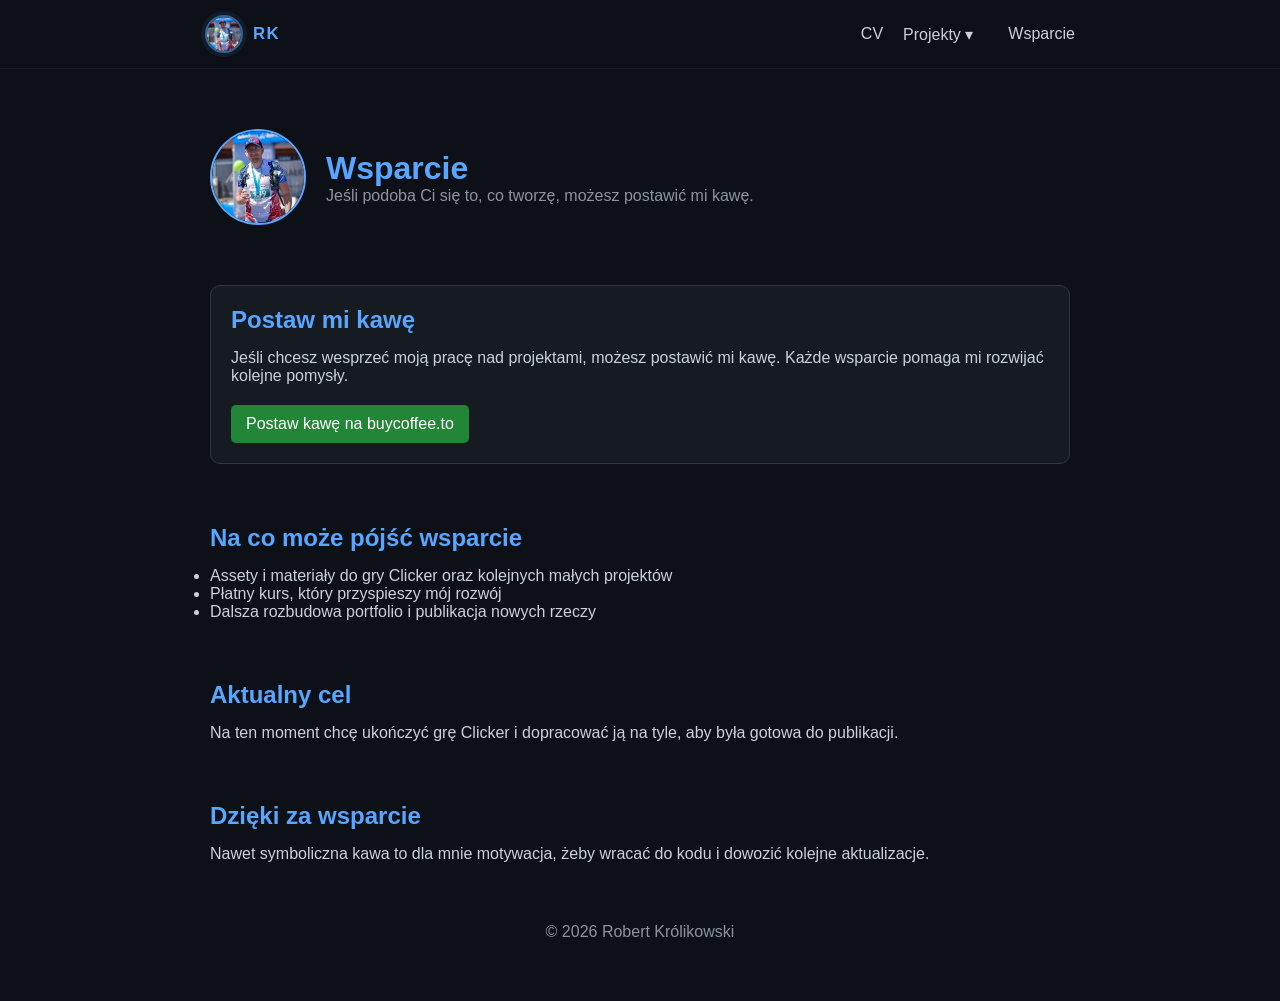
<file: wsparcie.html>
<!DOCTYPE html>
<html lang="pl">
<head>
    <meta charset="UTF-8">
    <meta name="viewport" content="width=device-width, initial-scale=1.0">
    <meta name="description" content="Wsparcie mojej pracy nad projektami .NET i Unity.">
    <meta name="author" content="Robert Królikowski">
    <meta name="keywords" content="Wsparcie twórcy, .NET, Unity, BuyCoffee, Portfolio">
    <meta property="og:title" content="Wsparcie - Robert Królikowski">
    <meta property="og:description" content="Jeśli podoba Ci się to, co tworzę, możesz postawić mi kawę i wesprzeć rozwój projektów.">
    <meta property="og:image" content="https://robertkrolikowski.github.io/portfolio/assets/avatar.jpg">
    <meta property="og:type" content="website">
    <meta property="og:url" content="https://robertkrolikowski.github.io/portfolio/wsparcie.html">

    <title>Wsparcie - Robert Królikowski</title>

    <link rel="stylesheet" href="style.css">
    <link rel="icon" type="image/png" href="assets/favicon.png">
    <link rel="apple-touch-icon" sizes="180x180" href="assets/apple-touch-icon.png">
    <link rel="icon" type="image/png" sizes="32x32" href="assets/favicon-32x32.png">
    <link rel="icon" type="image/png" sizes="16x16" href="assets/favicon-16x16.png">
    <link rel="manifest" href="assets/site.webmanifest">
</head>
<body>

<nav class="navbar">
    <div class="nav-container">
        <a class="logo-link" href="index.html" aria-label="Strona główna">
            <img src="assets/avatar.jpg" class="logo-avatar" alt="" aria-hidden="true">
            <span class="logo-text">RK</span>
        </a>

        <div class="nav-links">
            <a href="cv.html">CV</a>

            <div class="dropdown">
                <button class="dropbtn" type="button" aria-haspopup="true" aria-expanded="false">Projekty ▾</button>

                <div class="dropdown-content">
                    <a href="wisielec.html">Wisielec</a>
                    <a href="clicker.html">Clicker</a>
                    <a href="wedding-app.html">Cheers</a>
                </div>
            </div>

            <a href="wsparcie.html">Wsparcie</a>
        </div>
    </div>
</nav>

<header class="container hero support-hero">
    <img src="assets/avatar.jpg" class="avatar support-avatar" alt="Robert Królikowski">
    <div>
        <h1>Wsparcie</h1>
        <p class="subtitle">Jeśli podoba Ci się to, co tworzę, możesz postawić mi kawę.</p>
    </div>
</header>

<section class="container">
    <div class="card">
        <h2>Postaw mi kawę</h2>
        <p>
            Jeśli chcesz wesprzeć moją pracę nad projektami, możesz postawić mi kawę. 
            Każde wsparcie pomaga mi rozwijać kolejne pomysły.
        </p>
        <a class="btn" href="https://buycoffee.to/robertkrolikowski" target="_blank" rel="noopener noreferrer">
            Postaw kawę na buycoffee.to
        </a>
    </div>
</section>

<section class="container fade-in">
    <h2>Na co może pójść wsparcie</h2>
    <ul>
        <li>Assety i materiały do gry Clicker oraz kolejnych małych projektów</li>
        <li>Płatny kurs, który przyspieszy mój rozwój</li>
        <li>Dalsza rozbudowa portfolio i publikacja nowych rzeczy</li>
    </ul>
</section>

<section class="container fade-in">
    <h2>Aktualny cel</h2>
    <p>
        Na ten moment chcę ukończyć grę Clicker i dopracować ją na tyle,
        aby była gotowa do publikacji.
    </p>
</section>

<section class="container fade-in">
    <h2>Dzięki za wsparcie</h2>
    <p>
        Nawet symboliczna kawa to dla mnie motywacja, żeby wracać do kodu
        i dowozić kolejne aktualizacje.
    </p>
</section>

<footer class="container footer">
    <p>© <span id="year"></span> Robert Królikowski</p>
</footer>

<script src="script.js"></script>
</body>
</html>
</file>
<file: style.css>
* {
    margin: 0;
    padding: 0;
    box-sizing: border-box;
}

body {
    font-family: 'Segoe UI', sans-serif;
    background: #0d1117;
    color: #c9d1d9;
}

/* NAV */
.navbar {
    position: sticky;
    top: 0;
    z-index: 1000;

    backdrop-filter: blur(10px);
    -webkit-backdrop-filter: blur(10px);

    background: rgba(13, 17, 23, 0.7);
    border-bottom: 1px solid rgba(255,255,255,0.05);

    transition: all 0.3s ease;
}

nav {
    background: #161b22;
    border-bottom: 1px solid #30363d;
}

.nav-container {
    display: flex;
    justify-content: space-between;
    align-items: center;
    max-width: 900px;
    margin: auto;
    padding: 15px;
} 

.nav-links {
    display: flex;
    gap: 20px;
    align-items: center;
}

.logo-link {
    display: inline-flex;
    align-items: center;
    gap: 10px;
    text-decoration: none;
    margin-left: 0;
}

.logo-avatar {
    width: 38px;
    height: 38px;
    border-radius: 50%;
    object-fit: cover;
    border: 2px solid rgba(88, 166, 255, 0.55);
    box-shadow: 0 0 0 4px rgba(88, 166, 255, 0.08);
    transition: transform 0.2s ease, border-color 0.2s ease, box-shadow 0.2s ease;
}

.logo-text {
    font-weight: 700;
    font-size: 1.05rem;
    letter-spacing: 0.08em;
    color: #58a6ff;
    transition: color 0.2s ease;
}

/* LAYOUT */
.container {
    max-width: 900px;
    margin: 60px auto;
    padding: 0 20px;
}

/* HERO */
.hero {
    display: flex;
    align-items: center;
    gap: 20px;
}

.avatar {
    width: 80px;
    height: 80px;
    border-radius: 50%;
    border: 2px solid #58a6ff;
}

/* TEXT */
h1 {
    color: #58a6ff;
}

h2 {
    margin-bottom: 15px;
    color: #58a6ff;
}

.subtitle {
    color: #8b949e;
}

.mt-12 {
    margin-top: 12px;
}

.mt-8 {
    margin-top: 8px;
}

/* TAGS */
.tags span {
    display: inline-block;
    background: #161b22;
    padding: 8px 12px;
    margin: 5px;
    border-radius: 20px;
    border: 1px solid #30363d;
}

/* CARD */
.card {
    background: #161b22;
    padding: 20px;
    border-radius: 10px;
    margin-top: 15px;
    border: 1px solid #30363d;
    transition: 0.2s;
}

.card:hover {
    transform: translateY(-5px);
    border-color: #58a6ff;
}

/* BUTTON */
.btn {
    display: inline-block;
    margin-top: 20px;
    background: #238636;
    padding: 10px 15px;
    border-radius: 5px;
    color: white;
    text-decoration: none;
}

/* LINKS */
a {
    color: #58a6ff;
}

/* FOOTER */
.footer {
    text-align: center;
    color: #8b949e;
}

/* ANIMACJA */
.fade-in {
    opacity: 1;
    transform: translateY(0);
}

body.has-animations .fade-in {
    opacity: 0;
    transform: translateY(24px);
    transition: opacity 0.85s ease-out, transform 0.85s ease-out;
}

body.has-animations .fade-in.visible {
    opacity: 1;
    transform: translateY(0);
}

@media (max-width: 768px) {
    body.has-animations .fade-in {
        transform: translateY(30px);
        transition-duration: 1s;
    }
}

/* GALERIA */
.gallery {
    display: grid;
    grid-template-columns: repeat(auto-fit, minmax(250px, 1fr));
    gap: 15px;
    margin-top: 20px;
}

.gallery img {
    width: 100%;
    border-radius: 10px;
    border: 1px solid #30363d;
    transition: 0.3s;
}

.gallery img:hover {
    transform: scale(1.03);
}

/* NAV LINK ACTIVE HOVER */
.nav-links a {
    margin-left: 15px;
    text-decoration: none;
    color: #c9d1d9;
}

.nav-links a:hover {
    color: #58a6ff;
}

/* LEPSZY BUTTON */
.btn:hover {
    background: #2ea043;
}

.project-meta {
    display: flex;
    align-items: center;
    gap: 12px;
    margin-top: 14px;
    color: #8b949e;
    font-size: 0.95rem;
}

.status-badge {
    background: rgba(35, 134, 54, 0.2);
    color: #3fb950;
    border: 1px solid rgba(63, 185, 80, 0.4);
    padding: 3px 10px;
    border-radius: 20px;
    font-size: 0.85rem;
    font-weight: 500;
}

.stats {
    display: flex;
    gap: 20px;
    margin-top: 30px;
    flex-wrap: wrap;
}

.stat {
    flex: 1;
    min-width: 150px;
    background: #161b22;
    padding: 25px;
    text-align: center;
    border-radius: 12px;
    border: 1px solid #30363d;
    transition: 0.3s;
}

.stat:hover {
    transform: translateY(-5px);
    border-color: #58a6ff;
    box-shadow: 0 10px 30px rgba(0,0,0,0.4);
}

.stat h3 {
    font-size: 2rem;
    color: #58a6ff;
}

.stat p {
    color: #8b949e;
    margin-top: 5px;
}

@keyframes bounce {
    0%   { transform: scale(1); }
    30%  { transform: scale(1.2); }
    60%  { transform: scale(0.95); }
    100% { transform: scale(1); }
}

.bounce {
    animation: bounce 0.4s ease;
}

/* DROPDOWN */

.dropdown {
    position: relative;
}

.nav-links a,
.dropbtn {
    position: relative;
    color: #c9d1d9;
    text-decoration: none;
    font-weight: 500;
    cursor: pointer;
    transition: 0.2s;
}

.dropbtn {
    background: transparent;
    border: 0;
    font: inherit;
    line-height: inherit;
    letter-spacing: inherit;
    -webkit-appearance: none;
    appearance: none;
    display: inline;
    vertical-align: baseline;
    padding: 0;
}

.dropbtn:focus-visible {
    outline: 2px solid #58a6ff;
    outline-offset: 4px;
    border-radius: 4px;
}


.dropdown-content {
    position: absolute;
    top: 120%;
    left: 0;

    min-width: 100px;

    background: rgba(22, 27, 34, 0.95);
    backdrop-filter: blur(12px);

    border: 1px solid #30363d;
    border-radius: 10px;

    box-shadow: 0 10px 30px rgba(0,0,0,0.4);

    opacity: 0;
    transform: translateY(10px) scale(0.98);
    pointer-events: none;

    transition: all 0.25s ease;
}

.dropdown-content a {
    display: block;
    padding: 12px 5px;
    color: #c9d1d9;
}

.dropdown-content a:hover {
    background: rgba(88, 166, 255, 0.1);
    color: #58a6ff;
}

.dropdown:hover .dropdown-content {
    opacity: 1;
    transform: translateY(0) scale(1);
    pointer-events: auto;
}

.dropdown:focus-within .dropdown-content,
.dropdown.open .dropdown-content {
    opacity: 1;
    transform: translateY(0) scale(1);
    pointer-events: auto;
}

/* underline hover animation */
.nav-links a::after,
.dropbtn::after {
    content: "";
    position: absolute;
    left: 0;
    bottom: -5px;
    width: 0%;
    height: 2px;
    background: #58a6ff;
    transition: 0.3s;
}

.nav-links a:hover::after,
.dropbtn:hover::after,
.dropbtn:focus-visible::after {
    width: 100%;
}

/* HOVER COLOR */
.nav-links a:hover,
.dropbtn:hover,
.dropbtn:focus-visible {
    color: #58a6ff;
}

.logo-link:hover .logo-avatar,
.logo-link:focus-visible .logo-avatar {
    transform: scale(1.04);
    border-color: #58a6ff;
    box-shadow: 0 0 0 4px rgba(88, 166, 255, 0.16);
}

.logo-link:hover .logo-text,
.logo-link:focus-visible .logo-text {
    color: #79c0ff;
}

.logo-link:focus-visible {
    outline: 2px solid #58a6ff;
    outline-offset: 4px;
    border-radius: 999px;
}

.support-hero {
    align-items: center;
}

.support-avatar {
    width: 96px;
    height: 96px;
    object-fit: cover;
}

@media (max-width: 600px) {
    .support-hero {
        flex-direction: column;
        align-items: flex-start;
    }
}
</file>
